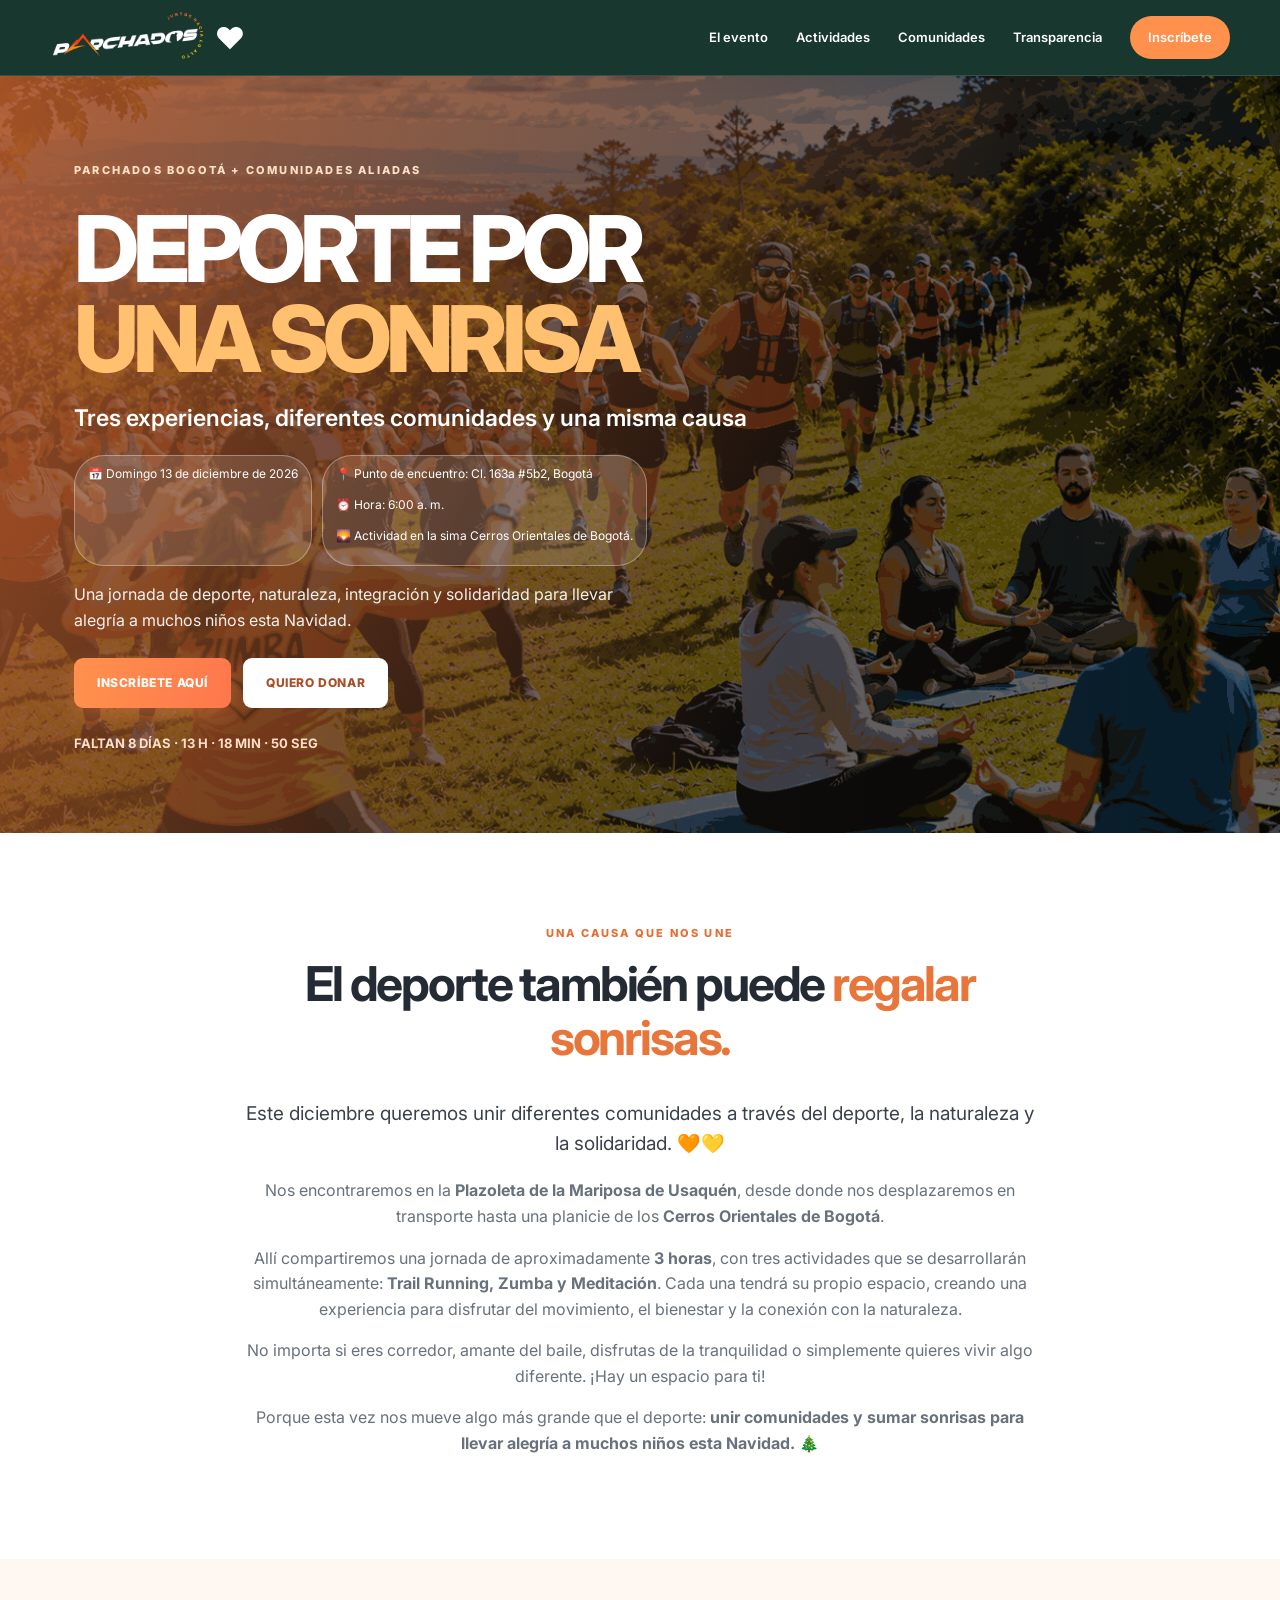
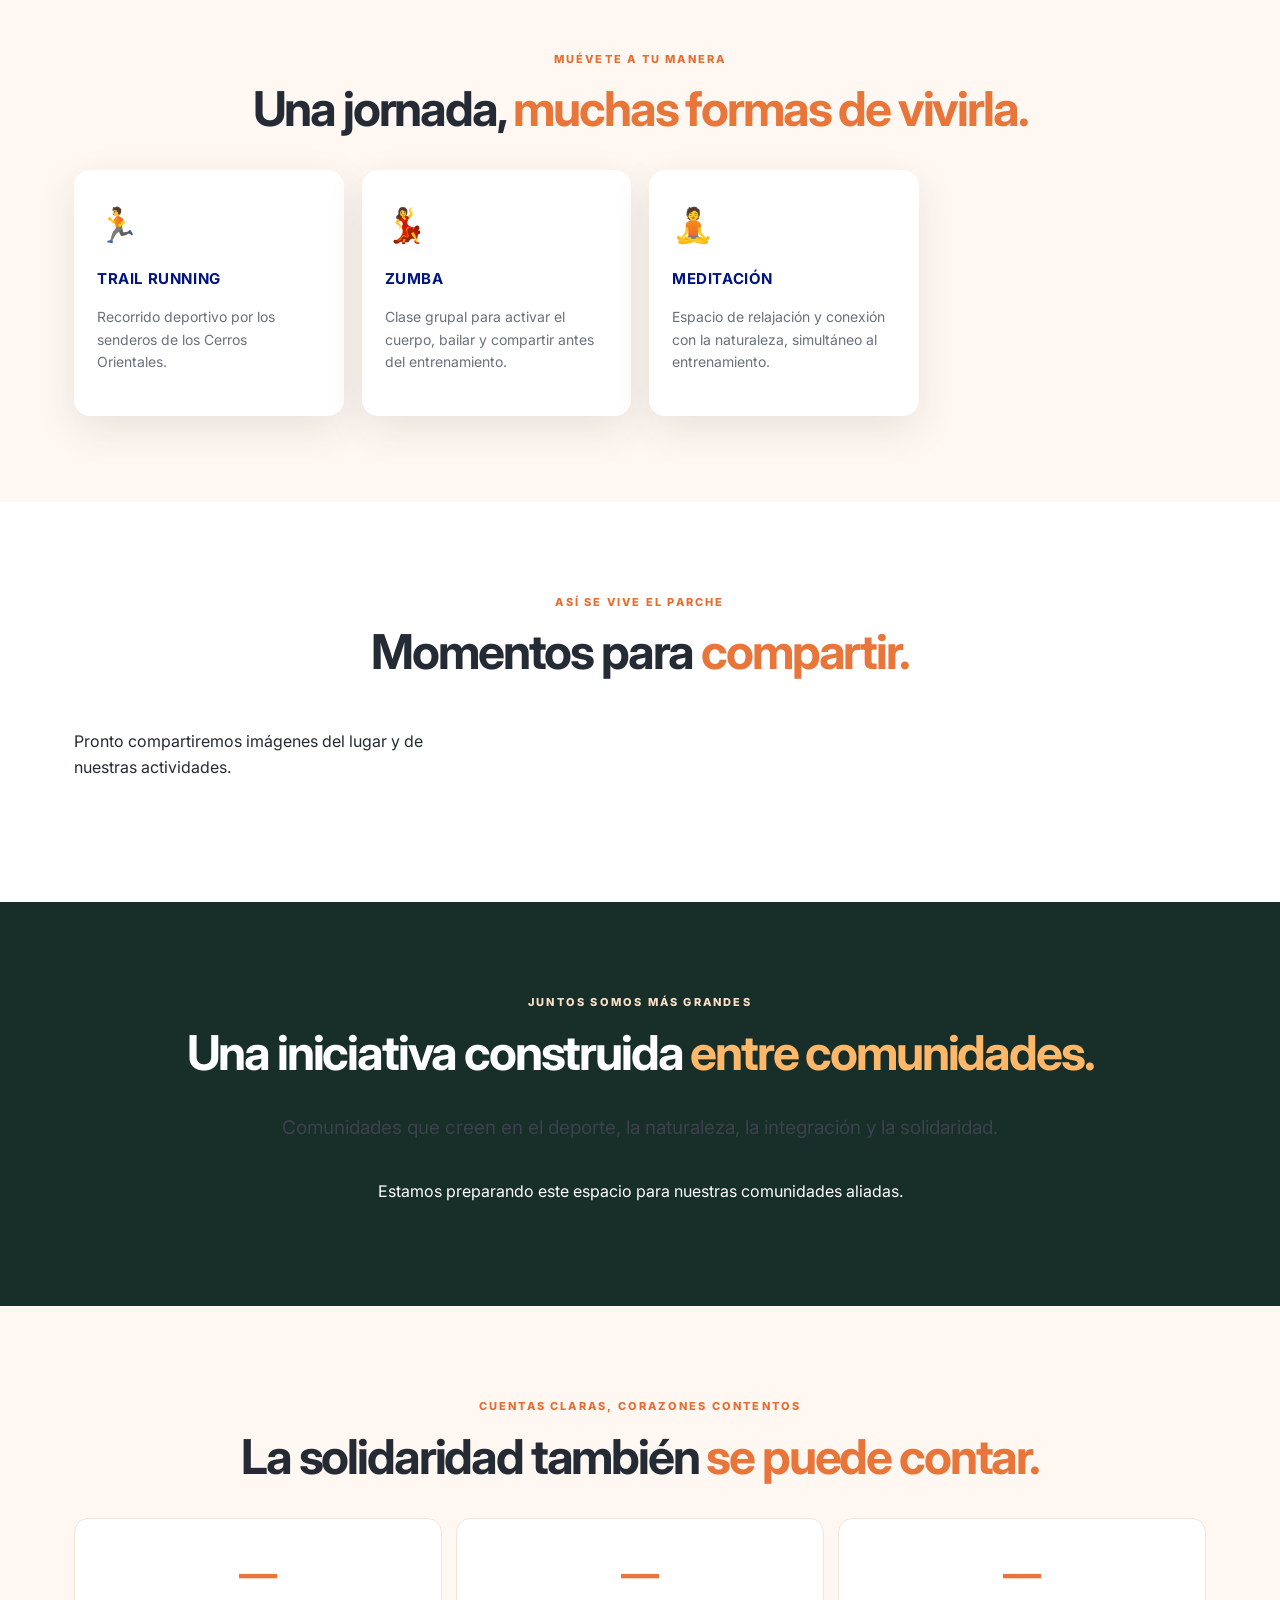
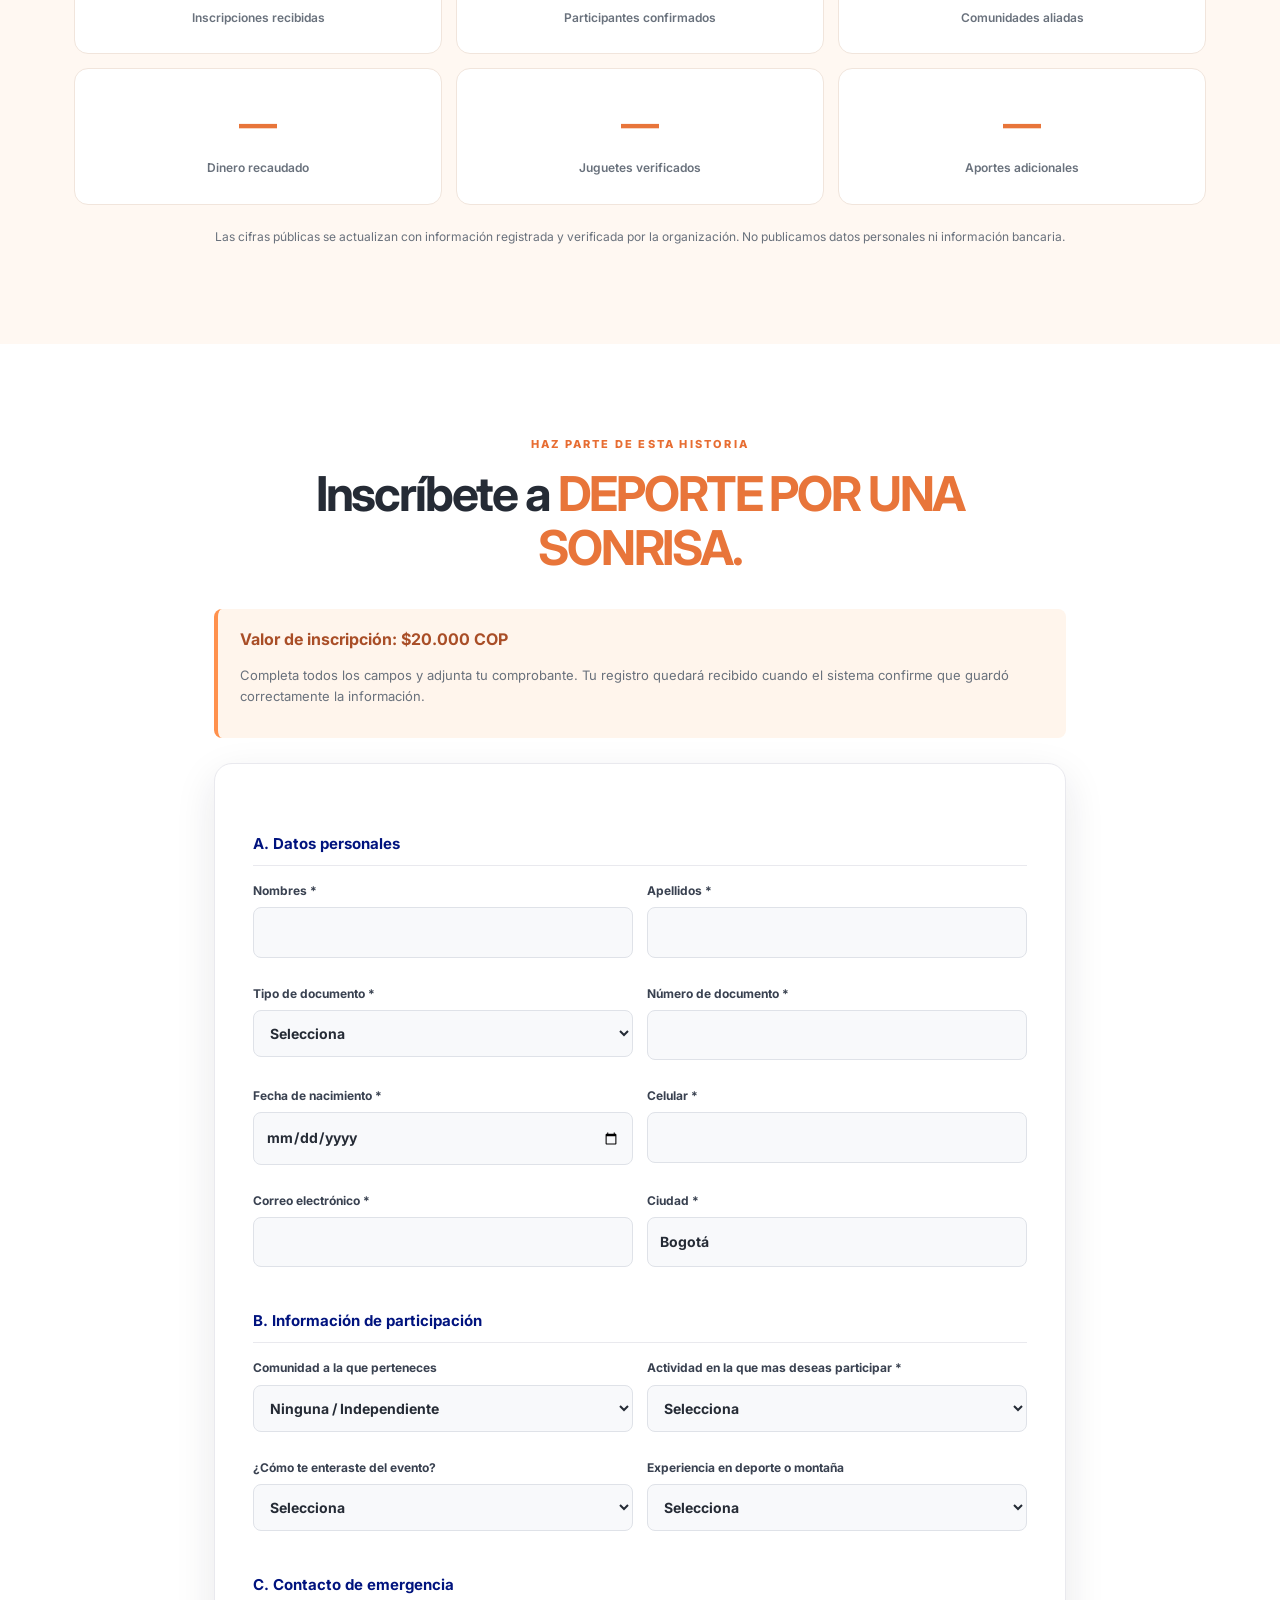
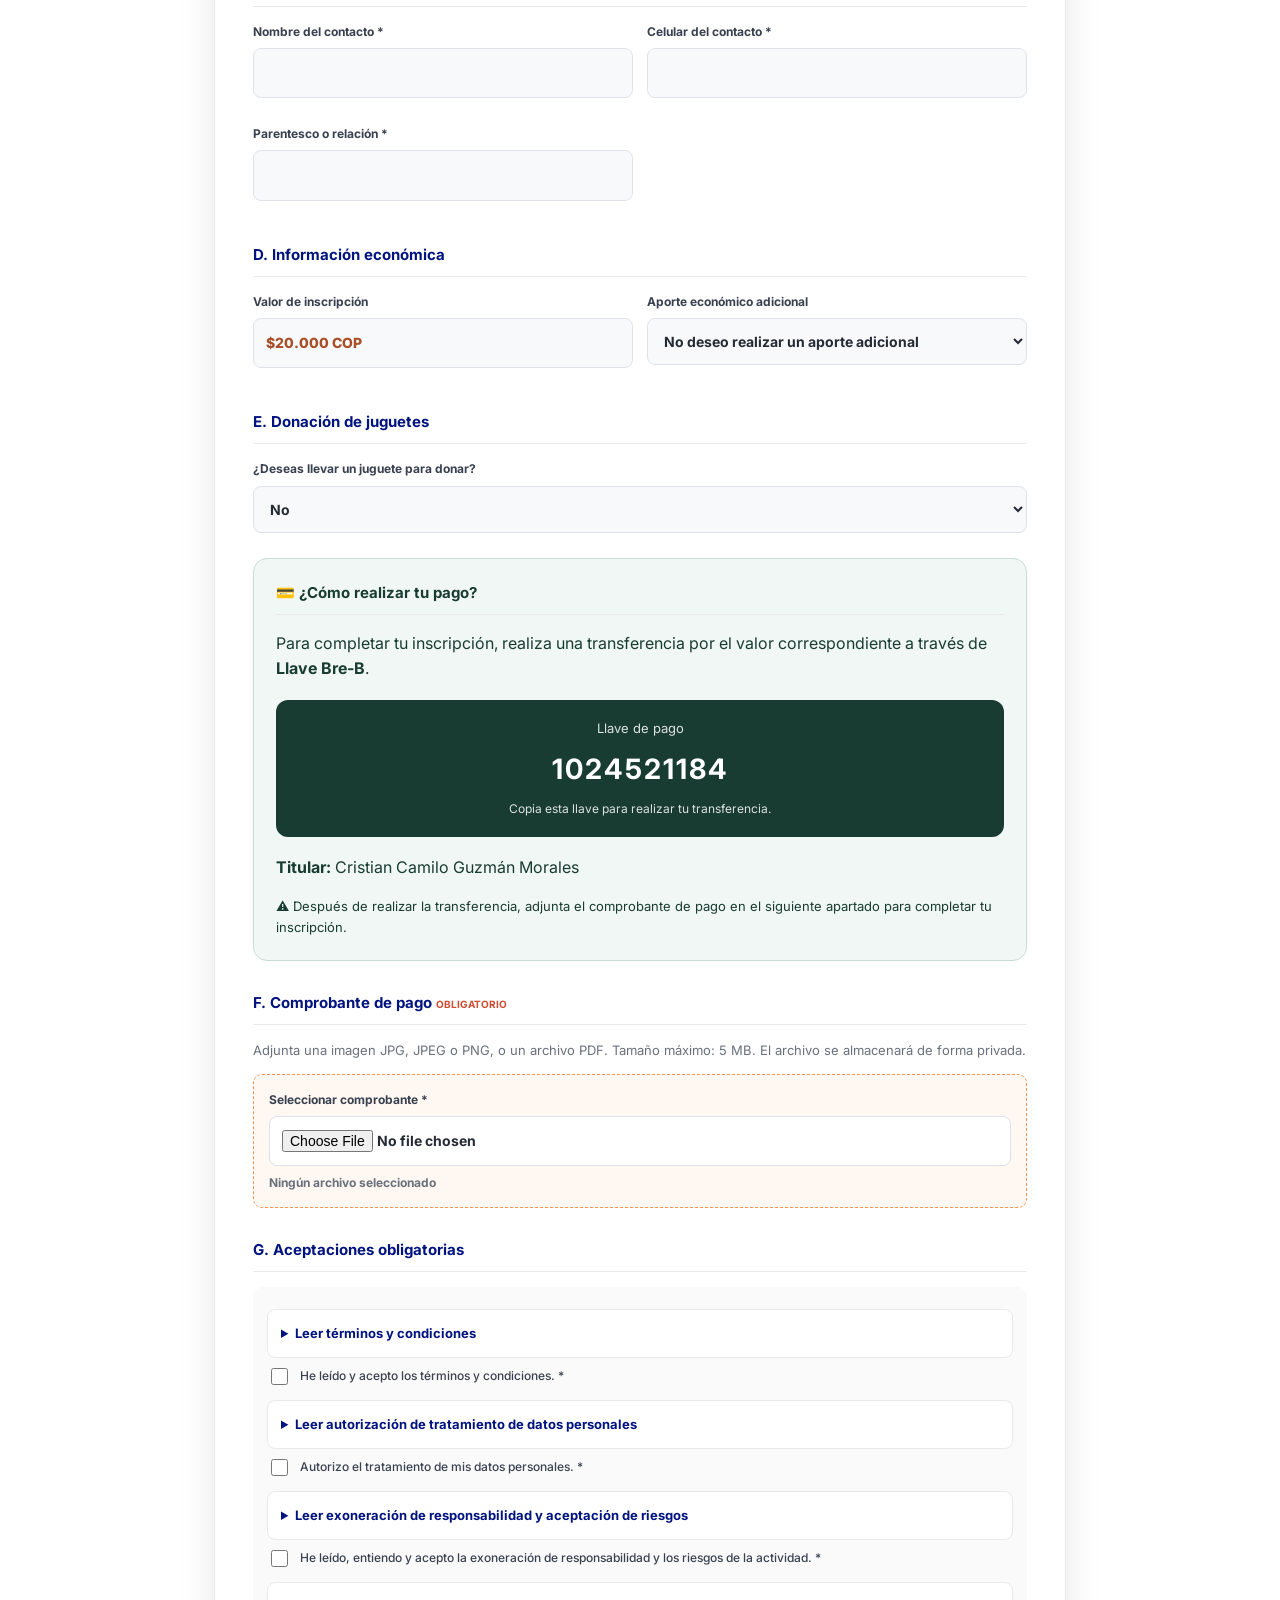
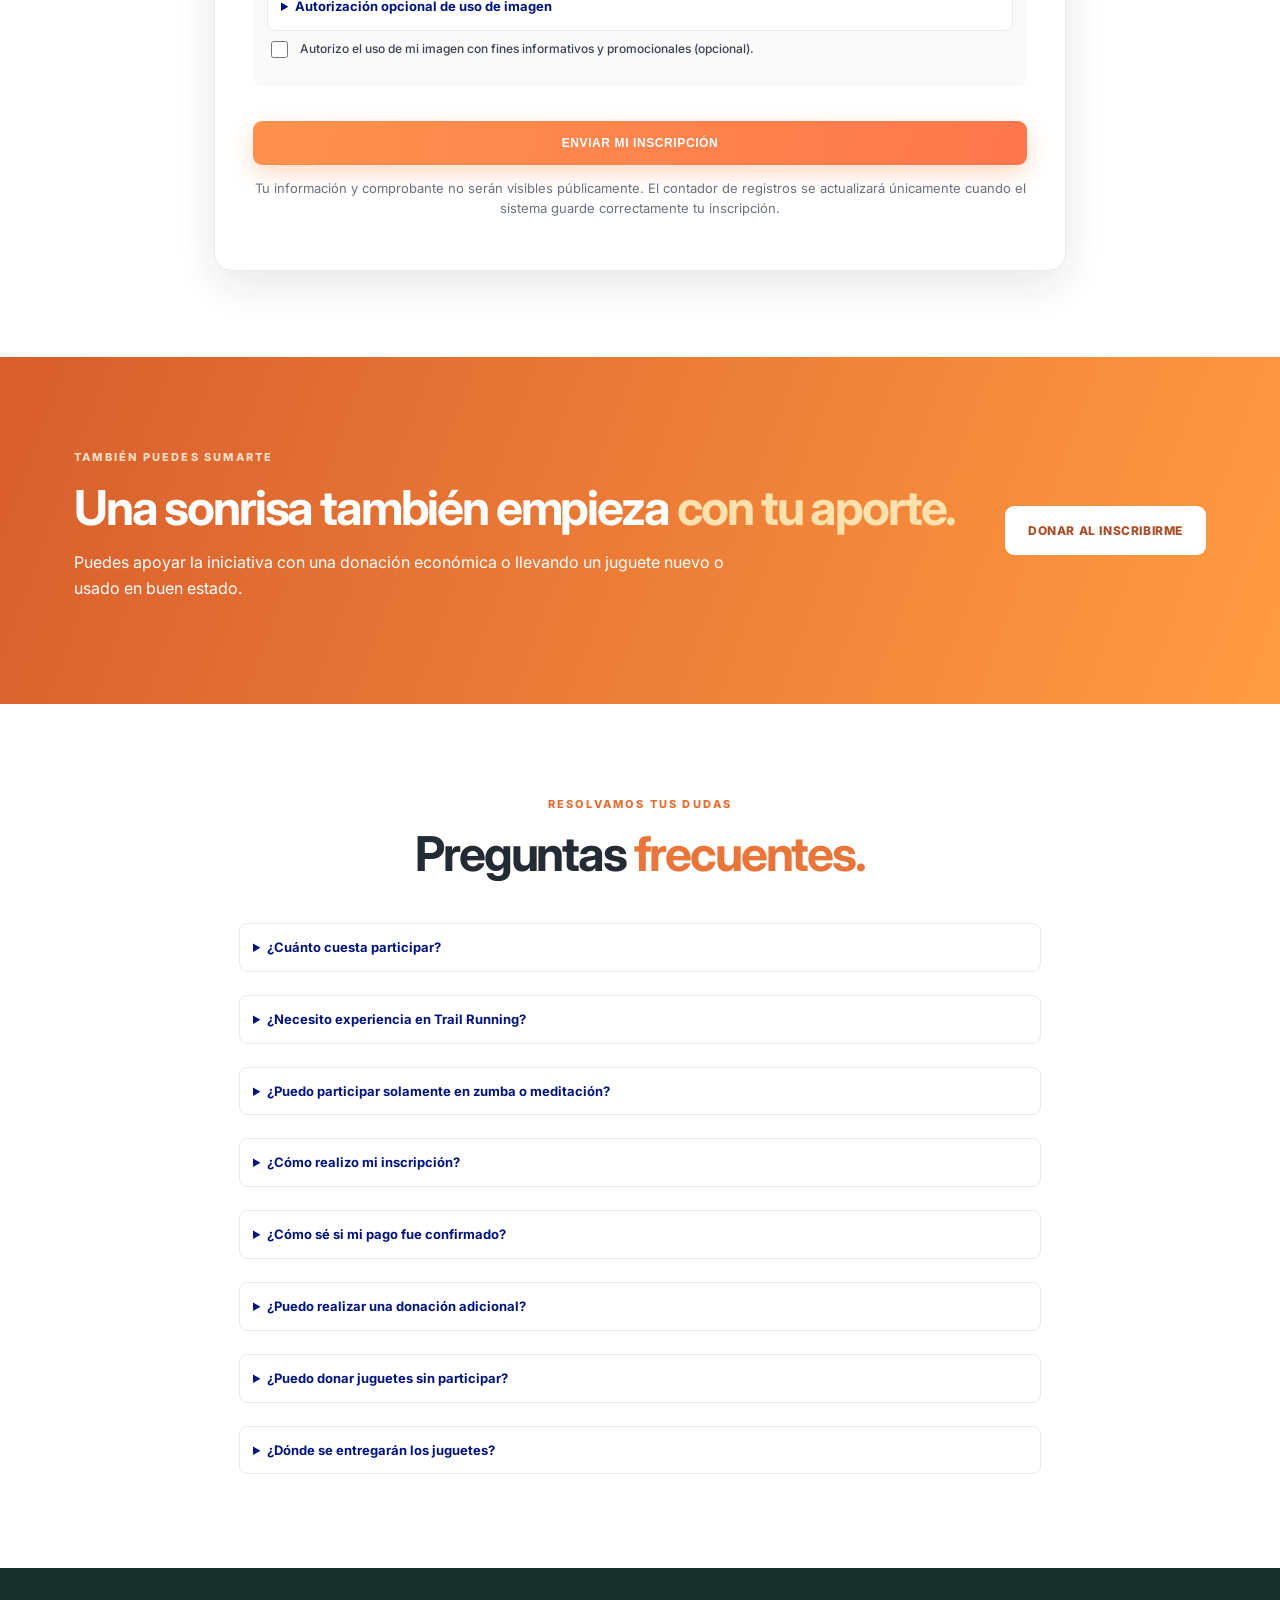
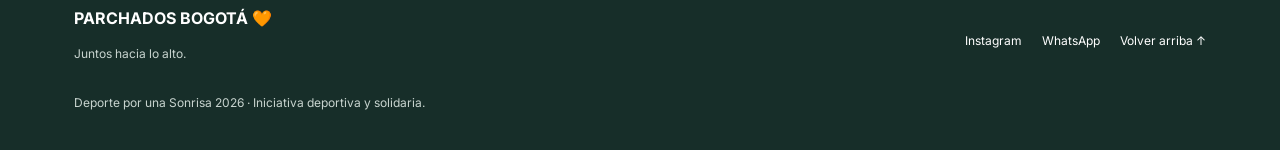
<file: index.html>
<!doctype html>
<html lang="es">
<head>
  <meta charset="utf-8">
  <meta name="viewport" content="width=device-width, initial-scale=1">
  <meta name="theme-color" content="#FF914D">
  <meta name="description" content="Deporte por una Sonrisa 2026. Una carrera, muchas comunidades y cientos de sonrisas.">
  <!-- VISTA PREVIA AL COMPARTIR -->
  <meta property="og:type" content="website">
  <meta property="og:url" content="https://parchadosbogota.github.io/Deporte-por-una-Sonrisa/">
  <meta property="og:title" content="Deporte por una Sonrisa">
  <meta property="og:description" content="Una jornada de deporte, naturaleza, integración y solidaridad. ¡Únete y ayudemos a llevar alegría a muchos niños esta Navidad!">

  <meta property="og:image" content="https://parchadosbogota.github.io/Deporte-por-una-Sonrisa/img/deporte-por-una-sonrisa.jpg?v=3">
  <meta property="og:image:secure_url" content="https://parchadosbogota.github.io/Deporte-por-una-Sonrisa/img/deporte-por-una-sonrisa.jpg?v=3">
  <meta property="og:image:type" content="image/jpeg">
  <meta property="og:image:width" content="1200">
  <meta property="og:image:height" content="630">
  <meta property="og:image:alt" content="Deporte por una Sonrisa">

  <meta name="twitter:card" content="summary_large_image">
  <meta name="twitter:title" content="Deporte por una Sonrisa">
  <meta name="twitter:description" content="Deporte, naturaleza y solidaridad unidos por una buena causa.">
  <meta name="twitter:image" content="https://parchadosbogota.github.io/Deporte-por-una-Sonrisa/img/deporte-por-una-sonrisa.jpg?v=3">
  <title>Deporte por una Sonrisa 2026 | Parchados</title>
  <link rel="preconnect" href="https://fonts.googleapis.com">
  <link href="https://fonts.googleapis.com/css2?family=Inter:wght@400;500;600;700;800&display=swap" rel="stylesheet">
  <link rel="stylesheet" href="styles.css?v=20261110-3">
  
</head>
<body>
<header class="site-header">
  <a href="#inicio" class="brand-logo">
  <img
    src="img/logo-parchados.png"
    alt="Parchados Bogotá"
    class="brand-image"
  >

  <span class="brand-heart" aria-label="Corazón rojo">❤️</span>
</a>
  <button class="menu-toggle" id="menuToggle" aria-label="Abrir menú">☰</button>
  <nav id="mainNav">
    <a href="#evento">El evento</a><a href="#actividades">Actividades</a><a href="#comunidades">Comunidades</a>
    <a href="#transparencia">Transparencia</a><a class="nav-cta" href="#inscripcion">Inscríbete</a>
  </nav>
</header>

<main>
<section class="hero" id="inicio">
  <div class="hero-shade"></div>
  <div class="hero-content">
    <span class="eyebrow">PARCHADOS BOGOTÁ + COMUNIDADES ALIADAS</span>
    <h1>DEPORTE POR<br><em>UNA SONRISA</em></h1>
    <p class="hero-tagline">Tres experiencias, diferentes comunidades y una misma causa</p>
    <div class="event-pills"><span>📅 Domingo 13 de diciembre de 2026</span><span><a 
  href="https://maps.app.goo.gl/niQhL4ymUJQnbpXP7"
  target="_blank"
  rel="noopener noreferrer"
  class="event-location"
>
  📍 Punto de encuentro: Cl. 163a #5b2, Bogotá
</a>
<p class="event-location-detail">
  ⏰ Hora: 6:00 a. m.
</p>
<p class="event-location-detail">
  🌄 Actividad en la sima Cerros Orientales de Bogotá.
</p></span></div>
    <p class="hero-copy">Una jornada de deporte, naturaleza, integración y solidaridad para llevar alegría a muchos niños esta Navidad.</p>
    <div class="hero-actions"><a class="btn btn-primary" href="#inscripcion">INSCRÍBETE AQUÍ</a><a class="btn btn-light" href="#donar">QUIERO DONAR</a></div>
    <div class="countdown" id="countdown" aria-live="polite">Cargando cuenta regresiva…</div>
  </div>
</section>

<section class="section intro" id="evento">
  <div class="section-heading"><span class="eyebrow orange">UNA CAUSA QUE NOS UNE</span><h2>El deporte también puede <em>regalar sonrisas.</em></h2></div>
  <p class="lead"> Este diciembre queremos unir diferentes comunidades a través del deporte,
    la naturaleza y la solidaridad. 🧡💛
  </p>

  <p>
    Nos encontraremos en la <strong>Plazoleta de la Mariposa de Usaquén</strong>,
    desde donde nos desplazaremos en transporte hasta una planicie de los
    <strong>Cerros Orientales de Bogotá</strong>.
  </p>

  <p>
    Allí compartiremos una jornada de aproximadamente <strong>3 horas</strong>,
    con tres actividades que se desarrollarán simultáneamente:
    <strong>Trail Running, Zumba y Meditación</strong>. Cada una tendrá su propio
    espacio, creando una experiencia para disfrutar del movimiento, el bienestar
    y la conexión con la naturaleza.
  </p>

  <p>
    No importa si eres corredor, amante del baile, disfrutas de la tranquilidad
    o simplemente quieres vivir algo diferente. ¡Hay un espacio para ti!
  </p>

  <p>
    Porque esta vez nos mueve algo más grande que el deporte:
    <strong>unir comunidades y sumar sonrisas para llevar alegría a muchos niños
    esta Navidad.</strong> 🎄
  </p>
</section>

<section class="section section-tint" id="actividades">
  <div class="section-heading"><span class="eyebrow orange">MUÉVETE A TU MANERA</span><h2>Una jornada, <em>muchas formas de vivirla.</em></h2></div>
  <div class="card-grid">
    <article class="activity-card"><div class="activity-icon">🏃</div><h3>TRAIL RUNNING</h3><p>Recorrido deportivo por los senderos de los Cerros Orientales.</p></article>
    <article class="activity-card"><div class="activity-icon">💃</div><h3>ZUMBA</h3><p>Clase grupal para activar el cuerpo, bailar y compartir antes del entrenamiento.</p></article>
    <article class="activity-card"><div class="activity-icon">🧘</div><h3>MEDITACIÓN</h3><p>Espacio de relajación y conexión con la naturaleza, simultáneo al entrenamiento.</p></article>
  </div>
</section>

<section class="section" id="galeria">
  <div class="section-heading"><span class="eyebrow orange">ASÍ SE VIVE EL PARCHE</span><h2>Momentos para <em>compartir.</em></h2></div>
  <div id="galleryGrid" class="gallery-grid"><p class="muted">Pronto compartiremos imágenes del lugar y de nuestras actividades.</p></div>
  <div id="gifSlider" class="gif-slider" aria-label="Galería de GIF"></div>
</section>

<section class="section section-dark" id="comunidades">
  <div class="section-heading"><span class="eyebrow">JUNTOS SOMOS MÁS GRANDES</span><h2>Una iniciativa construida <em>entre comunidades.</em></h2></div>
  <p class="lead">Comunidades que creen en el deporte, la naturaleza, la integración y la solidaridad.</p>
  <div id="communityGrid" class="community-grid"><p>Estamos preparando este espacio para nuestras comunidades aliadas.</p></div>
</section>

<section class="section stats-section" id="transparencia">
  <div class="section-heading"><span class="eyebrow orange">CUENTAS CLARAS, CORAZONES CONTENTOS</span><h2>La solidaridad también <em>se puede contar.</em></h2></div>
  <div class="stats-grid">
    <div class="stat"><strong id="statRegistered">—</strong><span>Inscripciones recibidas</span></div>
    <div class="stat"><strong id="statConfirmed">—</strong><span>Participantes confirmados</span></div>
    <div class="stat"><strong id="statCommunities">—</strong><span>Comunidades aliadas</span></div>
    <div class="stat"><strong id="statMoney">—</strong><span>Dinero recaudado</span></div>
    <div class="stat"><strong id="statToys">—</strong><span>Juguetes verificados</span></div>
    <div class="stat"><strong id="statExtra">—</strong><span>Aportes adicionales</span></div>
  </div>
      <p class="transparency-note">Las cifras públicas se actualizan con información registrada y verificada por la organización. No publicamos datos personales ni información bancaria.</p>
    </section>

    <section class="section registration-section" id="inscripcion">
      <div class="section-heading"><span class="eyebrow orange">HAZ PARTE DE ESTA HISTORIA</span><h2>Inscríbete a <em>DEPORTE POR UNA SONRISA.</em></h2></div>
      <div class="form-intro"><strong>Valor de inscripción: $20.000 COP</strong><p>Completa todos los campos y adjunta tu comprobante. Tu registro quedará recibido cuando el sistema confirme que guardó correctamente la información.</p></div>
      <form id="registrationForm" class="registration-form">
        <h3> A. Datos personales</h3>
        <div class="form-grid">
    <label>Nombres *
      <input
        name="first_name"
        required
        maxlength="80"
        autocomplete="given-name"
        oninput="this.value=this.value.replace(/[^a-zA-ZáéíóúÁÉÍÓÚñÑüÜ\s'-]/g,'')"
      >
    </label>

    <label>Apellidos *
      <input
        name="last_name"
        required
        maxlength="80"
        autocomplete="family-name"
        oninput="this.value=this.value.replace(/[^a-zA-ZáéíóúÁÉÍÓÚñÑüÜ\s'-]/g,'')"
      >
    </label>
    <label>Tipo de documento *
      <select name="document_type" required>
        <option value="">Selecciona</option>
        <option value="Cédula de ciudadanía">Cédula de ciudadanía</option>
        <option value="Tarjeta de identidad">Tarjeta de identidad</option>
        <option value="Cédula de extranjería">Cédula de extranjería</option>
        <option value="Pasaporte">Pasaporte</option>
      </select>
    </label>
    <label>Número de documento *
      <input
        name="document_number"
        type="text"
        inputmode="numeric"
        required
        maxlength="30"
        oninput="this.value=this.value.replace(/[^0-9]/g,'')"
      >
    </label>

    <label>Fecha de nacimiento *
      <input
        name="birth_date"
        id="birthDate"
        type="date"
        required
      >
    </label>

    <input type="hidden" name="age" id="calculatedAge">

    <label>Celular *
      <input
        name="phone"
        type="tel"
        inputmode="numeric"
        required
        maxlength="15"
        oninput="this.value=this.value.replace(/[^0-9]/g,'')"
      >
    </label>
      <label>Correo electrónico *<input name="email" type="email" required maxlength="150" autocomplete="email"></label>
      <label>Ciudad *<input name="city" required maxlength="80" value="Bogotá"></label>
    </div>
    <h3>B. Información de participación</h3>
    <div class="form-grid">
      <label>Comunidad a la que perteneces<select name="community_id" id="communitySelect"><option value="">Ninguna / Independiente</option></select></label>
      <label>Actividad en la que mas deseas participar *<select name="activity" required><option value="">Selecciona</option><option>Trail Running</option><option>Meditación</option><option>Zumba</option></select></label>
      <label>¿Cómo te enteraste del evento?<select name="discovery_source"><option value="">Selecciona</option><option>Instagram</option><option>TikTok</option><option>WhatsApp</option><option>Amigos o familiares</option><option>Comunidad aliada</option><option>Otro</option></select></label>
      <label>Experiencia en deporte o montaña<select name="experience"><option value="">Selecciona</option><option>Ninguna / principiante</option><option>Básica</option><option>Intermedia</option><option>Avanzada</option></select></label>
    </div>
    <h3>C. Contacto de emergencia</h3>
    <div class="form-grid">
    <label>Nombre del contacto *
      <input
        name="emergency_name"
        required
        maxlength="120"
        oninput="this.value=this.value.replace(/[^a-zA-ZáéíóúÁÉÍÓÚñÑüÜ\s'-]/g,'')"
      >
    </label>

    <label>Celular del contacto *
      <input
        name="emergency_phone"
        type="tel"
        inputmode="numeric"
        required
        maxlength="15"
        oninput="this.value=this.value.replace(/[^0-9]/g,'')"
      >
    </label>
      <label>Parentesco o relación *<input name="emergency_relationship" required maxlength="60"></label>
    </div>
    <h3>D. Información económica</h3>
    <div class="form-grid">
      <label>Valor de inscripción<input value="$20.000 COP" readonly></label>
      <label>Aporte económico adicional<select name="extra_donation" id="extraDonation"><option value="0">No deseo realizar un aporte adicional</option><option value="5000">$5.000 adicionales</option><option value="10000">$10.000 adicionales</option><option value="other">Otro valor</option></select></label>
      <label id="otherDonationWrap" class="hidden">Otro valor (COP)<input name="other_donation" id="otherDonation" type="number" min="1000" step="1000"></label>
    </div>
    <h3>E. Donación de juguetes</h3>
    <label>¿Deseas llevar un juguete para donar?<select name="toy_donation"><option value="No">No</option><option value="Sí, juguete nuevo">Sí, juguete nuevo</option><option value="Sí, juguete usado en buen estado">Sí, juguete usado en buen estado</option></select></label>
    <div class="payment-instructions">
    <h3>💳 ¿Cómo realizar tu pago?</h3>

    <p>
      Para completar tu inscripción, realiza una transferencia
      por el valor correspondiente a través de <strong>Llave Bre-B</strong>.
    </p>

    <div class="payment-key">
      <span>Llave de pago</span>
      <strong>1024521184</strong>
      <small>Copia esta llave para realizar tu transferencia.</small>
    </div>

    <p>
      <strong>Titular:</strong> Cristian Camilo Guzmán Morales
    </p>

    <p class="payment-warning">
      ⚠️ Después de realizar la transferencia, adjunta el comprobante
      de pago en el siguiente apartado para completar tu inscripción.
    </p>
  </div>
    <h3>F. Comprobante de pago <span class="required-label">OBLIGATORIO</span></h3>
    <p class="help-text">Adjunta una imagen JPG, JPEG o PNG, o un archivo PDF. Tamaño máximo: 5 MB. El archivo se almacenará de forma privada.</p>
    <label class="file-picker">Seleccionar comprobante *<input id="receipt" name="receipt" type="file" accept=".jpg,.jpeg,.png,.pdf,image/jpeg,image/png,application/pdf" required><span id="fileName">Ningún archivo seleccionado</span></label>
    <div id="receiptPreview" class="receipt-preview"></div>
    <h3>G. Aceptaciones obligatorias</h3>
    <div class="legal-box">
      <details><summary>Leer términos y condiciones</summary><p>La inscripción corresponde a la participación en Deporte por una Sonrisa 2026, el domingo 13 de diciembre de 2026, en los Cerros Orientales de Bogotá, sector calle 153 hacia el Mirador El Chuscal. El valor de inscripción es de $20.000 COP. La organización podrá comunicar instrucciones logísticas y ajustes necesarios por canales oficiales. El participante se compromete a suministrar información veraz y seguir las indicaciones del equipo organizador.</p></details>
      <label class="check-row"><input type="checkbox" name="accept_terms" required><span>He leído y acepto los términos y condiciones. *</span></label>
      <details><summary>Leer autorización de tratamiento de datos personales</summary><p>Autorizo a Parchados Bogotá y a la organización de Deporte por una Sonrisa 2026 a recolectar, almacenar y utilizar mis datos para gestionar la inscripción, verificar el pago, coordinar la actividad, atender situaciones logísticas y comunicar información relacionada con el evento, conforme a la Ley 1581 de 2012 y normas reglamentarias. Podré ejercer mis derechos como titular mediante los canales de contacto de la organización.</p></details>
      <label class="check-row"><input type="checkbox" name="accept_data" required><span>Autorizo el tratamiento de mis datos personales. *</span></label>
      <details><summary>Leer exoneración de responsabilidad y aceptación de riesgos</summary><p>Declaro que participo voluntariamente y que comprendo que el trail running, zumba y las actividades al aire libre implican riesgos inherentes, entre ellos caídas, resbalones, terrenos irregulares, cambios climáticos, agotamiento físico, contacto con flora o fauna y otros imprevistos propios del entorno natural. Declaro que evaluaré mi condición física, informaré oportunamente cualquier situación relevante para mi participación y seguiré las instrucciones de la organización y del personal encargado. Me comprometo a permanecer en los recorridos y zonas autorizadas, utilizar los elementos recomendados y no realizar conductas que pongan en riesgo mi integridad o la de otras personas. Entiendo que la organización adoptará medidas razonables de coordinación y prevención, pero que no es posible eliminar todos los riesgos propios de estas actividades. En el marco permitido por la legislación colombiana, acepto los riesgos inherentes y exonero a organizadores, guías y colaboradores por daños derivados de riesgos propios de la actividad, hechos imprevisibles, fuerza mayor o conductas atribuibles a mi propio incumplimiento, sin que esta aceptación elimine responsabilidades que legalmente no puedan excluirse ni cubra actuaciones dolosas o gravemente culposas. Confirmo que he leído y comprendido este documento.</p></details>
      <label class="check-row"><input type="checkbox" name="accept_waiver" required><span>He leído, entiendo y acepto la exoneración de responsabilidad y los riesgos de la actividad. *</span></label>
      <details><summary>Autorización opcional de uso de imagen</summary><p>Si autorizas, permites que la organización utilice fotografías o videos en los que aparezcas para divulgar y documentar el evento en redes sociales y medios digitales de Parchados Bogotá y comunidades aliadas. Esta autorización es opcional y no condiciona tu inscripción.</p></details>
      <label class="check-row"><input type="checkbox" name="accept_image"><span>Autorizo el uso de mi imagen con fines informativos y promocionales (opcional).</span></label>
    </div>
    <div class="form-notice" id="formNotice" role="status"></div>
    <button class="btn btn-primary submit-btn" id="submitButton" type="submit">ENVIAR MI INSCRIPCIÓN</button>
    <p class="privacy-note">Tu información y comprobante no serán visibles públicamente. El contador de registros se actualizará únicamente cuando el sistema guarde correctamente tu inscripción.</p>
  </form>
</section>

<section class="section donate-section" id="donar">
  <div><span class="eyebrow">TAMBIÉN PUEDES SUMARTE</span><h2>Una sonrisa también empieza <em>con tu aporte.</em></h2><p>Puedes apoyar la iniciativa con una donación económica o llevando un juguete nuevo o usado en buen estado.</p></div>
  <a class="btn btn-light" href="#inscripcion">DONAR AL INSCRIBIRME</a>
</section>

<section class="section faq-section" id="faq">
  <div class="section-heading"><span class="eyebrow orange">RESOLVAMOS TUS DUDAS</span><h2>Preguntas <em>frecuentes.</em></h2></div>
  <div id="faqList">
    <details><summary>¿Cuánto cuesta participar?</summary><p>El valor de inscripción es de $20.000 COP.</p></details>
    <details><summary>¿Necesito experiencia en Trail Running?</summary><p>No. Puedes seleccionar la actividad que mejor se adapte a ti y tu experiencia.</p></details>
    <details><summary>¿Puedo participar solamente en zumba o meditación?</summary><p>Sí. Selecciona la actividad correspondiente en el formulario.</p></details>
    <details><summary>¿Cómo realizo mi inscripción?</summary><p>Completa el formulario, adjunta el comprobante de pago y acepta los documentos requeridos.</p></details>
    <details><summary>¿Cómo sé si mi pago fue confirmado?</summary><p>Tu registro se recibe primero como pendiente. La organización revisará el comprobante y actualizará el estado.</p></details>
    <details><summary>¿Puedo realizar una donación adicional?</summary><p>Sí. Puedes añadir un aporte voluntario durante la inscripción.</p></details>
    <details><summary>¿Puedo donar juguetes sin participar?</summary><p>Comunícate con la organización para coordinar la entrega.</p></details>
    <details><summary>¿Dónde se entregarán los juguetes?</summary><p>La organización informará los detalles de la entrega a través de sus canales oficiales.</p></details>
  </div>
</section>
</main>

<footer class="site-footer">
  <div><strong>PARCHADOS BOGOTÁ 🧡</strong><p>Juntos hacia lo alto.</p></div>
  <div class="footer-links"><a href="https://www.instagram.com/parchadosbogota/" target="_blank" rel="noopener">Instagram</a><a href="https://wa.me/573202345522" target="_blank" rel="noopener">WhatsApp</a><a href="#inicio">Volver arriba ↑</a></div>
  <small>Deporte por una Sonrisa 2026 · Iniciativa deportiva y solidaria.</small>
</footer>

<div class="modal" id="successModal" aria-hidden="true"><div class="modal-card"><div class="success-icon">✓</div><h2>¡Tu inscripción fue recibida!</h2><p>Gracias por sumarte a Deporte por una Sonrisa.</p><p>Tu código de inscripción es:</p><strong id="registrationCode" class="registration-code"></strong><p>Tu comprobante será revisado por la organización. Cuando el pago sea validado, recibirás la confirmación definitiva.</p><button class="btn btn-primary" id="closeModal">ENTENDIDO</button></div></div>

<script src="config.js?v=20261110-3"></script>
<script src="app.js?v=20261110-3"></script>
<script>
document.addEventListener("DOMContentLoaded", function () {
  const birthDate = document.getElementById("birthDate");
  const calculatedAge = document.getElementById("calculatedAge");

  // Evitar fechas futuras
  const today = new Date();
  const localToday = [
    today.getFullYear(),
    String(today.getMonth() + 1).padStart(2, "0"),
    String(today.getDate()).padStart(2, "0")
  ].join("-");
  birthDate.max = localToday;

  birthDate.addEventListener("change", function () {
    if (!birthDate.value) {
      calculatedAge.value = "";
      return;
    }

    const nacimiento = new Date(birthDate.value + "T00:00:00");
    const hoy = new Date();

    if (nacimiento > hoy) {
      alert("La fecha de nacimiento no puede ser futura.");
      birthDate.value = "";
      calculatedAge.value = "";
      return;
    }

    let edad = hoy.getFullYear() - nacimiento.getFullYear();

    const noHaCumplido =
      hoy.getMonth() < nacimiento.getMonth() ||
      (hoy.getMonth() === nacimiento.getMonth() &&
       hoy.getDate() < nacimiento.getDate());

    if (noHaCumplido) {
      edad--;
    }

    calculatedAge.value = edad;
  });
});
</script>
</body>
</html>
</file>
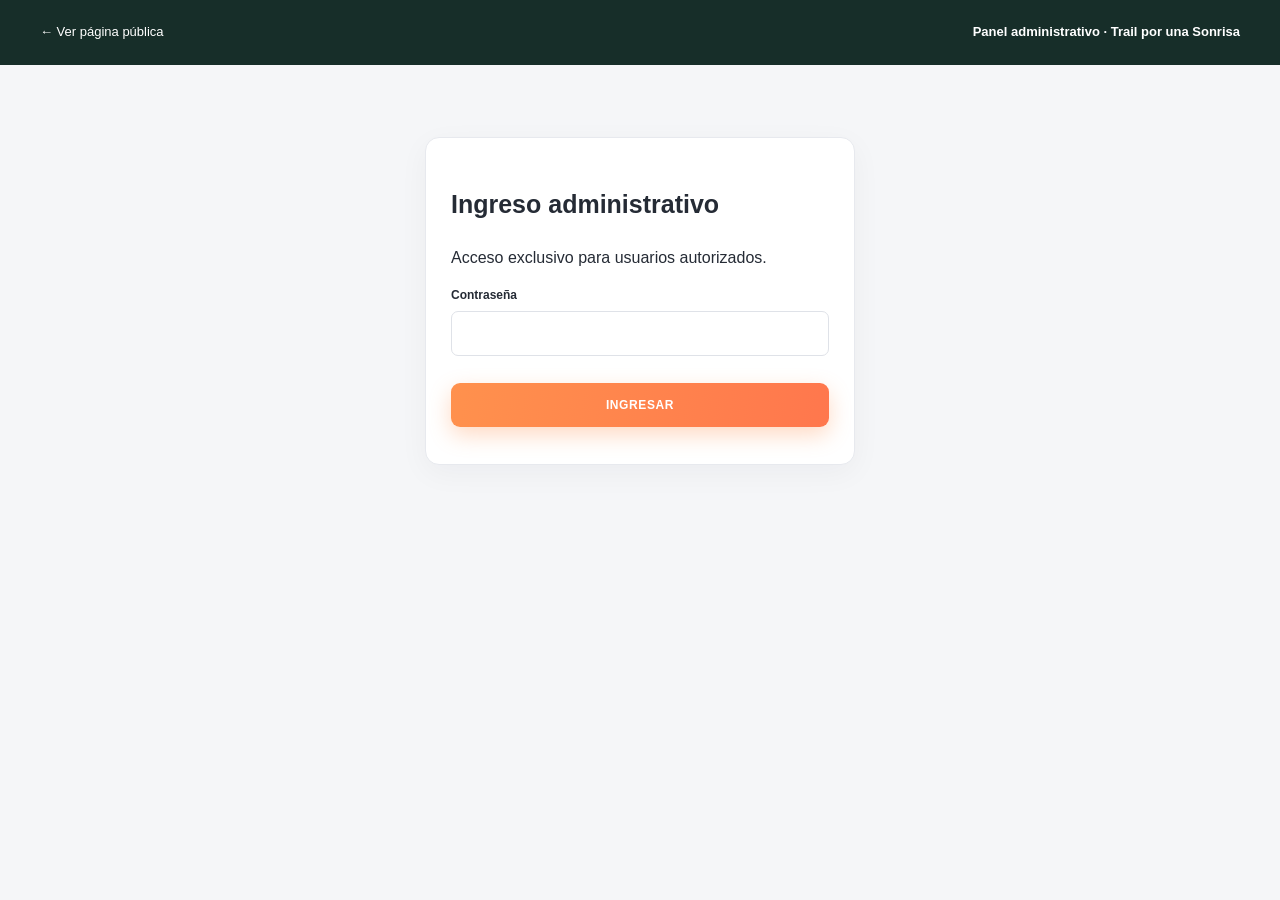
<file: admin.html>
<!doctype html>
<html lang="es"><head><meta charset="utf-8"><meta name="viewport" content="width=device-width,initial-scale=1"><title>Administración | Trail por una Sonrisa</title><link rel="stylesheet" href="styles.css"><link rel="stylesheet" href="admin.css"></head>
<body class="admin-body"><header class="admin-header"><a href="index.html">← Ver página pública</a><strong>Panel administrativo · Trail por una Sonrisa</strong><button id="logoutBtn" class="btn btn-light hidden">Cerrar sesión</button></header>
<main class="admin-main">
<section id="loginPanel" class="login-card"><h1>Ingreso administrativo</h1><p>Acceso exclusivo para usuarios autorizados.</p><form id="loginForm"><label>Contraseña<input type="password" id="loginPassword" required></label><button class="btn btn-primary">INGRESAR</button><div id="loginError" class="error-text"></div></form></section>
<div id="dashboard" class="hidden">
<div class="admin-title"><div><span class="eyebrow orange">GESTIÓN DEL EVENTO</span><h1>Panel de control</h1></div><button class="btn btn-primary" id="refreshBtn">Actualizar datos</button></div>
<div id="adminMessage" class="admin-message"></div>
<div class="admin-tabs"><button class="active" data-tab="overview">Resumen</button><button data-tab="participants">Participantes</button><button data-tab="finance">Finanzas</button><button data-tab="toys">Juguetes</button><button data-tab="communities">Comunidades</button><button data-tab="content">Contenido</button></div>
<section class="tab-panel active" id="tab-overview"><div class="admin-stats" id="adminStats"></div><div class="panel-card"><h2>Resumen de transparencia</h2><p>Los participantes confirmados se calculan exclusivamente con pagos en estado «Pago confirmado».</p><div id="financeSummary"></div></div></section>
<section class="tab-panel" id="tab-participants"><div class="panel-card"><div class="panel-head"><h2>Inscripciones</h2><button class="btn btn-primary" id="exportCsv">Exportar CSV</button></div><div class="filters"><input id="participantSearch" placeholder="Buscar nombre o documento"><select id="statusFilter"><option value="">Todos los estados</option><option>Pendiente de verificación</option><option>Pago confirmado</option><option>Pago rechazado</option></select><select id="communityFilter"><option value="">Todas las comunidades</option></select></div><div class="table-wrap"><table><thead><tr><th>Código</th><th>Participante</th><th>Documento</th><th>Celular</th><th>Comunidad</th><th>Actividad</th><th>Total</th><th>Estado</th><th>Comprobante</th><th>Acciones</th></tr></thead><tbody id="participantsBody"></tbody></table></div></div></section>
<section class="tab-panel" id="tab-finance"><div class="panel-card"><h2>Registrar movimiento financiero</h2><form id="financeForm" class="inline-form"><label>Tipo<select name="movement_type" required><option value="income">Ingreso</option><option value="expense">Egreso</option></select></label><label>Categoría<input name="category" required placeholder="Inscripciones, logística…"></label><label>Concepto<input name="concept" required></label><label>Valor COP<input name="amount" type="number" min="1" required></label><label>Responsable<input name="responsible"></label><label>Fecha<input name="movement_date" type="date" required></label><label>Observaciones<input name="notes"></label><button class="btn btn-primary">Guardar movimiento</button></form><div class="table-wrap"><table><thead><tr><th>Fecha</th><th>Tipo</th><th>Categoría</th><th>Concepto</th><th>Valor</th><th>Responsable</th></tr></thead><tbody id="financeBody"></tbody></table></div></div></section>
<section class="tab-panel" id="tab-toys"><div class="panel-card"><h2>Registrar juguetes recibidos</h2><form id="toyForm" class="inline-form"><label>Nombre del donante<input name="donor_name" required></label><label>Cantidad<input name="quantity" type="number" min="1" required></label><label>Tipo de juguete<input name="toy_type" required></label><label>Estado<select name="condition"><option>Nuevo</option><option>Usado en buen estado</option></select></label><label>Fecha de recepción<input name="received_at" type="date" required></label><label>Responsable<input name="received_by" required></label><label>Observaciones<input name="notes"></label><label class="check-inline"><input type="checkbox" name="verified" checked> Verificado para contador público</label><button class="btn btn-primary">Guardar donación</button></form><div class="table-wrap"><table><thead><tr><th>Donante</th><th>Cantidad</th><th>Tipo</th><th>Estado</th><th>Fecha</th><th>Verificado</th></tr></thead><tbody id="toysBody"></tbody></table></div></div></section>
<section class="tab-panel" id="tab-communities"><div class="panel-card"><h2>Comunidades aliadas</h2><form id="communityForm" class="inline-form" enctype="multipart/form-data">
<label>Nombre de la comunidad<input name="name" required maxlength="100" placeholder="Ej. Parchados"></label>
<label>Logo de la comunidad<input id="communityLogoFile" name="logo_file" type="file" accept=".png,.jpg,.jpeg,.webp,image/png,image/jpeg,image/webp" required><small class="help-text">PNG, JPG o WebP · máximo 2 MB · recomendado 800 × 800 px, proporción cuadrada y fondo transparente si es PNG.</small></label>
<label>Vista previa<img id="communityLogoPreview" alt="Vista previa del logo" class="community-logo-preview hidden"></label>
<label>Contacto / redes<input name="contact_url" type="url" placeholder="https://…"></label>
<button class="btn btn-primary" id="addCommunityBtn">Agregar comunidad</button>
</form>
<p class="help-text">El logo se enviará a Google Drive, a la carpeta LOGOS COMUNIDADES. Después de completar la conexión del servidor, aparecerá automáticamente en la página pública.</p><div id="communitiesAdmin" class="admin-community-list"></div></div></section>
<section class="tab-panel" id="tab-content"><div class="panel-card"><h2>Preguntas frecuentes</h2><form id="faqForm" class="inline-form"><label>Pregunta<input name="question" required></label><label>Respuesta<input name="answer" required></label><label>Orden<input name="sort_order" type="number" value="0"></label><button class="btn btn-primary">Agregar pregunta</button></form><div id="faqAdmin"></div><hr><h2>Galería de imágenes y GIF</h2><form id="galleryForm" class="inline-form"><label>URL pública del archivo<input name="media_url" type="url" required></label><label>Tipo<select name="media_type"><option value="image">Fotografía</option><option value="gif">GIF</option></select></label><label>Texto alternativo<input name="alt_text"></label><label>Orden<input name="sort_order" type="number" value="0"></label><button class="btn btn-primary">Agregar a galería</button></form><p class="help-text">Sube previamente los archivos a un almacenamiento público de medios y pega aquí la URL. Los comprobantes de pago nunca deben alojarse en este espacio público.</p></div></section>
</div></main>
<script src="config.js"></script><script src="admin.js"></script></body></html>
</file>
<file: styles.css>
:root{--primary:#FF914D;--primary2:#ff774d;--blue:#00137e;--ink:#252b35;--muted:#69717c;--cream:#fff8f2;--line:#e9e9ee;--shadow:0 14px 40px rgba(27,34,48,.10)}
*{box-sizing:border-box}html{scroll-behavior:smooth}body{margin:0;font-family:Inter,Arial,sans-serif;color:var(--ink);line-height:1.6}a{color:inherit;text-decoration:none}.site-header{height:76px;padding:0 max(calc((100% - 1180px)/2),24px);display:flex;align-items:center;justify-content:space-between;background:#fff;position:sticky;top:0;z-index:20;box-shadow:0 2px 18px #1720330c}.brand{display:flex;align-items:center;gap:9px;font-weight:800;letter-spacing:.04em;color:var(--blue)}.brand-mark{font-size:28px}.brand small{display:block;font-size:9px;letter-spacing:.22em}.site-header nav{display:flex;align-items:center;gap:28px;font-size:13px;font-weight:600}.site-header nav a:hover{color:var(--primary2)}.nav-cta{background:var(--primary);color:#fff;padding:11px 18px;border-radius:30px}.menu-toggle{display:none;border:0;background:none;font-size:25px}.hero{min-height:650px;position:relative;display:flex;align-items:center;background: linear-gradient(90deg, rgba(25, 20, 18, 0.72), rgba(0, 0, 0, 0.58)),url('img/trail-hero.png') center/cover no-repeat;color:#fff}.hero-shade{position:absolute;inset:0;background:linear-gradient(120deg,#e66e31aa,transparent 65%)}.hero-content{position:relative;max-width:1180px;width:100%;margin:auto;padding:80px 24px}.eyebrow{font-size:11px;font-weight:800;letter-spacing:.2em;color:#ffe0c7}.eyebrow.orange{color:#e76d32}.hero h1{font-size:clamp(48px,8vw,92px);line-height:.98;letter-spacing:-.065em;margin:22px 0 16px;font-weight:800}.hero h1 em,.section-heading em,.donate-section em{font-style:normal;color:#ffc16f}.hero-tagline{font-size:clamp(17px,2vw,23px);font-weight:600;margin:0 0 18px}.event-pills{display:flex;flex-wrap:wrap;gap:10px}.event-pills span{background:#ffffff20;border:1px solid #ffffff55;border-radius:30px;padding:8px 13px;font-size:12px}.hero-copy{max-width:550px;color:#f5f1ed}.hero-actions{display:flex;gap:12px;flex-wrap:wrap;margin:25px 0}.btn{display:inline-flex;align-items:center;justify-content:center;border:0;border-radius:9px;padding:15px 23px;font-weight:800;font-size:12px;letter-spacing:.05em;cursor:pointer;transition:.2s}.btn:hover{transform:translateY(-2px);filter:brightness(1.04)}.btn-primary{background:linear-gradient(100deg,var(--primary),var(--primary2));color:#fff;box-shadow:0 8px 22px #ff914d55}.btn-light{background:#fff;color:#a94e27}.countdown{font-size:13px;font-weight:700;color:#ffe0c7}.section{padding:86px 24px;max-width:1180px;margin:auto}.section-tint{max-width:none;background:var(--cream);padding-left:max(calc((100% - 1132px)/2),24px);padding-right:max(calc((100% - 1132px)/2),24px)}.section-heading{text-align:center;margin-bottom:34px}.section-heading h2,.donate-section h2{font-size:clamp(30px,4vw,48px);line-height:1.12;letter-spacing:-.045em;margin:12px 0}.section-heading em{color:#e8753a}.intro{max-width:850px;text-align:center}.intro p{color:var(--muted)}.intro .lead,.lead{font-size:19px;color:#3c424c}.card-grid{display:grid;grid-template-columns:repeat(4,1fr);gap:18px}.activity-card{background:#fff;padding:28px 23px;border-radius:16px;box-shadow:var(--shadow);min-height:220px}.activity-icon{font-size:34px}.activity-card h3{font-size:15px;color:var(--blue);letter-spacing:.04em}.activity-card p{font-size:14px;color:var(--muted)}.gallery-grid{display:grid;grid-template-columns:repeat(3,1fr);gap:14px}.gallery-grid img{width:100%;height:220px;object-fit:cover;border-radius:12px;cursor:zoom-in}.gif-slider{display:flex;gap:14px;overflow-x:auto;margin-top:20px}.gif-slider img{height:150px;max-width:230px;border-radius:10px;object-fit:cover}.section-dark{max-width:none;background:#172e29;color:#fff;text-align:center;padding-left:max(calc((100% - 1132px)/2),24px);padding-right:max(calc((100% - 1132px)/2),24px)}.section-dark .section-heading em{color:#ffb86a}.community-grid{display:flex;flex-wrap:wrap;gap:28px;justify-content:center;align-items:center}.community-item{width:145px;color:#fff;font-weight:700;font-size:13px}.community-item img{width:100px;height:100px;object-fit:contain;background:#fff;border-radius:15px;padding:10px;display:block;margin:0 auto 10px}.stats-section{max-width:none;background:#fff8f2;padding-left:max(calc((100% - 1132px)/2),24px);padding-right:max(calc((100% - 1132px)/2),24px)}.stats-grid{display:grid;grid-template-columns:repeat(3,1fr);gap:14px}.stat{background:#fff;border:1px solid #f1e5dc;border-radius:14px;padding:24px;text-align:center}.stat strong{display:block;font-size:clamp(25px,4vw,38px);color:#e8753a}.stat span{font-size:12px;color:var(--muted);font-weight:600}.transparency-note{text-align:center;color:var(--muted);font-size:12px;margin-top:22px}.registration-section{max-width:900px}.form-intro{background:#fff5ec;border-left:4px solid var(--primary);padding:18px 22px;border-radius:8px;margin-bottom:25px}.form-intro strong{color:#a94e27}.form-intro p,.help-text,.privacy-note{font-size:13px;color:var(--muted)}.registration-form{background:#fff;border:1px solid var(--line);border-radius:18px;padding:clamp(18px,4vw,38px);box-shadow:var(--shadow)}.registration-form h3{font-size:15px;color:var(--blue);margin:30px 0 15px;padding-bottom:9px;border-bottom:1px solid var(--line)}.form-grid{display:grid;grid-template-columns:1fr 1fr;gap:14px}.registration-form label{display:flex;flex-direction:column;gap:7px;font-size:12px;font-weight:700;color:#394150;margin-bottom:12px}.registration-form input,.registration-form select{width:100%;border:1px solid #dfe2e8;background:#f8f9fb;padding:13px 12px;border-radius:8px;font:inherit;font-size:14px;color:var(--ink);min-height:46px}.registration-form input:focus,.registration-form select:focus{outline:2px solid #ff914d55;border-color:var(--primary);background:#fff}.registration-form input[readonly]{color:#a94e27;font-weight:800}.required-label{color:#d04c32;font-size:10px}.file-picker{border:1px dashed var(--primary);background:#fff8f2;padding:15px;border-radius:9px}.file-picker input{background:#fff}.file-picker span{font-size:12px;color:var(--muted)}.receipt-preview img{max-width:180px;max-height:180px;object-fit:contain;border:1px solid var(--line);border-radius:8px;margin:8px 0}.legal-box{background:#fafafa;padding:14px;border-radius:10px}.legal-box details,#faqList details{border:1px solid var(--line);border-radius:8px;padding:13px;margin:8px 0;background:#fff}.legal-box summary,#faqList summary{font-size:13px;font-weight:700;cursor:pointer;color:var(--blue)}.legal-box details p,#faqList details p{font-size:12px;color:var(--muted);line-height:1.7}.check-row{display:flex!important;flex-direction:row!important;align-items:flex-start;gap:9px!important;font-weight:500!important}.check-row input{width:17px;height:17px;min-height:17px;margin-top:2px;accent-color:var(--primary)}.submit-btn{width:100%;margin-top:20px}.form-notice{font-size:13px;margin-top:14px}.form-notice.error{color:#b42318}.form-notice.success{color:#137547}.privacy-note{text-align:center}.hidden{display:none!important}.donate-section{max-width:none;background:linear-gradient(110deg,#d85e2d,#ff9c42);color:#fff;display:flex;align-items:center;justify-content:space-between;gap:30px;padding-left:max(calc((100% - 1132px)/2),24px);padding-right:max(calc((100% - 1132px)/2),24px)}.donate-section em{color:#ffe1ae}.donate-section p{max-width:650px}.faq-section{max-width:850px}#faqList{display:grid;gap:7px}.site-footer{background:#172e29;color:#fff;padding:38px max(calc((100% - 1132px)/2),24px);display:grid;grid-template-columns:1fr auto;gap:18px}.site-footer p,.site-footer small{color:#c8d4cf;font-size:12px}.footer-links{display:flex;gap:20px;align-items:center;font-size:12px}.site-footer small{grid-column:1/-1}.modal{position:fixed;inset:0;background:#101827b8;display:none;align-items:center;justify-content:center;padding:20px;z-index:50}.modal.show{display:flex}.modal-card{background:#fff;border-radius:18px;padding:30px;max-width:450px;width:100%;text-align:center}.success-icon{width:55px;height:55px;border-radius:50%;background:#e5f7ed;color:#16834b;font-size:32px;display:grid;place-items:center;margin:auto}.registration-code{display:block;background:#fff4e9;color:#a94e27;padding:12px;border-radius:8px;font-size:22px;letter-spacing:.08em}.modal-card p{font-size:13px;color:var(--muted)}@media(max-width:800px){.site-header nav{display:none;position:absolute;top:76px;left:0;right:0;background:#fff;padding:20px;flex-direction:column;align-items:stretch;box-shadow:var(--shadow)}.site-header nav.open{display:flex}.menu-toggle{display:block}.card-grid{grid-template-columns:repeat(2,1fr)}.stats-grid{grid-template-columns:repeat(2,1fr)}.hero{min-height:610px}.donate-section{display:block}.donate-section .btn{margin-top:15px}}@media(max-width:520px){.section{padding-top:62px;padding-bottom:62px}.hero-content{padding-top:65px;padding-bottom:65px}.hero h1{font-size:51px}.card-grid,.form-grid,.gallery-grid{grid-template-columns:1fr}.activity-card{min-height:0}.stats-grid{grid-template-columns:1fr 1fr;gap:8px}.stat{padding:17px 8px}.stat span{font-size:10px}.site-footer{grid-template-columns:1fr}.footer-links{flex-wrap:wrap}.site-footer small{grid-column:auto}.registration-form{padding:18px}.event-pills{display:grid;justify-items:start}}
/* LOGOS DE COMUNIDADES: SIN RECUADROS */
.community-item img {
    width: 120px;
    height: 120px;
    object-fit: contain;
    background: transparent !important;
    border: none !important;
    border-radius: 0 !important;
    box-shadow: none !important;
    padding: 0 !important;
    display: block;
    margin: 0 auto 12px;
}

/* Contenedor de cada comunidad */
.community-item {
    background: transparent !important;
    border: none !important;
    box-shadow: none !important;
    padding: 10px;
}

/* Nombre de la comunidad */
.community-item div {
    color: #ffffff;
    font-weight: 600;
    text-align: center;
}

/* LOGO PARCHADOS + CORAZÓN ROJO */

.brand-logo {
  display: flex;
  align-items: center;
  gap: 10px;
  text-decoration: none;
}

.brand-image {
  width: 155px;
  height: auto;
  object-fit: contain;
}

.brand-heart {
  font-size: 30px;
  line-height: 1;
}

/* VERSIÓN CELULAR */

@media (max-width: 768px) {
  .brand-logo {
    gap: 7px;
  }

  .brand-image {
    width: 135px;
  }

  .brand-heart {
    font-size: 25px;
  }
}

/* ENCABEZADO VERDE PARCHADOS */

.site-header {
  background-color: #17372f !important;
  border-bottom: 1px solid rgba(255, 255, 255, 0.12);
}

/* Enlaces del menú */
.site-header a {
  color: #ffffff;
}

/* Botón del menú en celular */
.site-header .menu-toggle,
.site-header .nav-toggle {
  color: #ffffff;
}

/* Icono de las tres líneas */
.site-header button svg {
  color: #ffffff;
  stroke: #ffffff;
}

/* Mantener el botón de inscripción naranja */
.site-header .btn,
.site-header .button {
  color: #ffffff;
}

/* MENÚ DESPLEGABLE EN CELULARES */
@media (max-width: 768px) {

  .site-header nav,
  .site-header .nav-menu,
  .site-header .nav-links,
  .site-header .mobile-menu {
    background-color: #17372f !important;
  }

  .site-header nav a,
  .site-header .nav-menu a,
  .site-header .nav-links a,
  .site-header .mobile-menu a {
    color: #ffffff !important;
  }

  .site-header nav a:hover,
  .site-header .nav-menu a:hover {
    color: #ff914d !important;
  }
}

.payment-instructions {
  background: #f0f7f4;
  border: 1px solid #c8ded5;
  border-radius: 14px;
  padding: 22px;
  margin: 25px 0;
  color: #193c32;
}

.payment-instructions h3 {
  color: #193c32;
  margin-top: 0;
}

.payment-key {
  background: #193c32;
  color: white;
  padding: 18px;
  border-radius: 12px;
  text-align: center;
  margin: 18px 0;
  display: flex;
  flex-direction: column;
  gap: 8px;
}

.payment-key span {
  font-size: 13px;
  opacity: 0.85;
}

.payment-key strong {
  font-size: 28px;
  letter-spacing: 2px;
  color: #ffffff;
}

.payment-key small {
  font-size: 12px;
  opacity: 0.85;
}

.payment-warning {
  font-size: 13px;
  margin-bottom: 0;
}
/* Ajustes móviles para tarjetas y logos */
@media (max-width: 520px) {
  .community-grid { gap: 14px; }
  .community-item { width: calc(50% - 12px); min-width: 125px; overflow-wrap: anywhere; }
  .community-item img { max-width: 100%; height: 105px; object-fit: contain; }
  .stat strong { font-size: clamp(15px, 5vw, 27px); overflow-wrap: anywhere; }
  .stat { min-width: 0; }
}
</file>
<file: admin.css>
.admin-body{background:#f5f6f8;min-height:100vh}.admin-header{height:auto;min-height:65px;background:#172e29;color:#fff;padding:14px max(calc((100% - 1200px)/2),20px);display:flex;justify-content:space-between;align-items:center;gap:15px;font-size:13px}.admin-header a{color:#fff}.admin-main{max-width:1200px;margin:35px auto;padding:0 20px}.login-card,.panel-card{background:#fff;border:1px solid #e7e9ee;border-radius:14px;padding:25px;box-shadow:0 8px 30px #1720330b}.login-card{max-width:430px;margin:8vh auto}.login-card h1{font-size:25px}.login-card label,.inline-form label{display:flex;flex-direction:column;gap:6px;font-size:12px;font-weight:700;margin:12px 0}.login-card input,.inline-form input,.inline-form select,.filters input,.filters select{padding:12px;border:1px solid #dfe2e8;border-radius:7px;font:inherit}.login-card button{width:100%;margin-top:15px}.error-text{color:#b42318;font-size:12px;margin-top:12px}.hidden{display:none!important}.admin-title{display:flex;justify-content:space-between;align-items:center;margin-bottom:20px}.admin-title h1{margin:5px 0}.admin-tabs{display:flex;gap:7px;overflow-x:auto;margin:20px 0}.admin-tabs button{border:0;background:#e9edf2;padding:12px 16px;border-radius:8px;font-weight:700;white-space:nowrap;cursor:pointer}.admin-tabs button.active{background:#172e29;color:#fff}.tab-panel{display:none}.tab-panel.active{display:block}.admin-stats{display:grid;grid-template-columns:repeat(4,1fr);gap:12px;margin-bottom:18px}.admin-stat{background:#fff;border:1px solid #e7e9ee;padding:20px;border-radius:12px}.admin-stat strong{display:block;color:#e8753a;font-size:27px}.admin-stat span{font-size:12px;color:#69717c}.panel-card{margin-bottom:18px;overflow:hidden}.panel-card h2{font-size:18px}.panel-head{display:flex;justify-content:space-between;align-items:center}.filters{display:flex;gap:10px;margin:15px 0}.filters>*{flex:1;min-width:130px}.table-wrap{overflow:auto}table{border-collapse:collapse;width:100%;font-size:12px;white-space:nowrap}th,td{text-align:left;border-bottom:1px solid #edf0f3;padding:11px 9px}th{background:#f8f9fb;color:#4c5562}.status-pill{padding:5px 8px;border-radius:30px;background:#fff1d9;color:#946200;font-size:10px}.status-confirmado{background:#e3f6eb;color:#137547}.status-rechazado{background:#fde8e7;color:#b42318}.action-btn{border:0;border-radius:5px;padding:6px 8px;margin:2px;cursor:pointer;font-size:10px}.confirm-btn{background:#e3f6eb;color:#137547}.reject-btn{background:#fde8e7;color:#b42318}.view-btn{background:#e9efff;color:#294c9b}.inline-form{display:grid;grid-template-columns:repeat(3,1fr);gap:10px;align-items:end}.inline-form label{margin:4px 0}.inline-form button{margin:0 0 4px}.check-inline{display:flex!important;flex-direction:row!important;align-items:center}.admin-community-list,.faq-admin-item{border-top:1px solid #eee;padding:12px 0;display:flex;justify-content:space-between;gap:15px;font-size:13px}.admin-message{font-size:13px;margin:10px 0;color:#137547}.admin-message.error{color:#b42318}.help-text{font-size:12px;color:#69717c}@media(max-width:760px){.admin-stats{grid-template-columns:repeat(2,1fr)}.inline-form{grid-template-columns:1fr 1fr}.admin-header{flex-wrap:wrap}.admin-title{align-items:flex-start;gap:10px}.filters{flex-direction:column}}@media(max-width:480px){.inline-form{grid-template-columns:1fr}.panel-card{padding:16px}.admin-main{padding:0 10px}}

/* Carga y vista previa de logos de comunidades */
.community-logo-preview{display:block;width:112px;height:112px;object-fit:contain;padding:8px;border:1px solid #e2e8f0;border-radius:12px;background:#fff;margin-top:8px}
#communityLogoFile{max-width:100%}
#addCommunityBtn:disabled{opacity:.65;cursor:wait}
</file>
